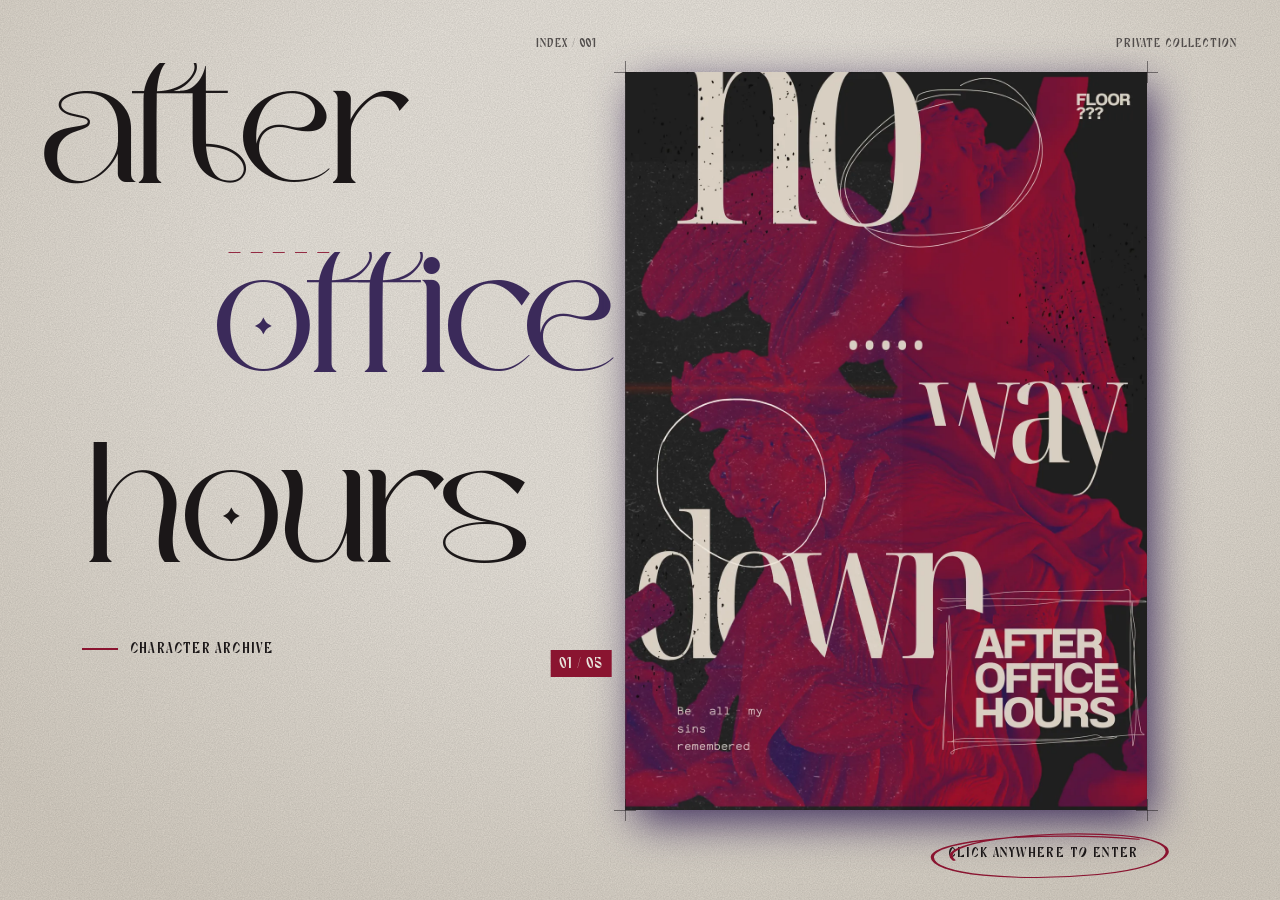
<file: index.html>
<!DOCTYPE html>
<html lang="en">
  <head>
    <meta charset="UTF-8" />
    <meta name="viewport" content="width=device-width, initial-scale=1.0, viewport-fit=cover" />
    <meta name="theme-color" content="#e9e4dc" />
    <meta
      name="description"
      content="After Office Hours — private character archive. Enter to browse the orbital stand and dossiers."
    />
    <meta property="og:type" content="website" />
    <meta property="og:title" content="After Office Hours" />
    <meta
      property="og:description"
      content="Private character archive — enter to browse the orbital stand and dossiers."
    />
    <title>After Office Hours</title>
    <link rel="icon" href="assets/favicon/favicon.ico" sizes="any" />
    <link rel="apple-touch-icon" href="assets/favicon/apple-touch-icon.png" />
    <link rel="preload" href="assets/fonts/calora.woff2" as="font" type="font/woff2" crossorigin />
    <link rel="preload" href="assets/fonts/gaibo.woff2" as="font" type="font/woff2" crossorigin />
    <link
      rel="preload"
      href="assets/images/introforoc.webp"
      as="image"
      type="image/webp"
      fetchpriority="high"
    />
    <link rel="stylesheet" href="css/tokens.css" />
    <link rel="stylesheet" href="css/base.css" />
    <link rel="stylesheet" href="css/scribble.css" />
    <link rel="stylesheet" href="css/intro.css" />
  </head>
  <body class="intro-page">
    <main class="intro" id="intro" tabindex="0" aria-label="After Office Hours — enter archive">
      <div class="wall" aria-hidden="true"></div>
      <div class="page-frame" aria-hidden="true"></div>
      <div class="corner corner-tl" aria-hidden="true"></div>
      <div class="corner corner-tr" aria-hidden="true"></div>
      <div class="corner corner-bl" aria-hidden="true"></div>
      <div class="corner corner-br" aria-hidden="true"></div>

      <header class="brand-mark">
        <h1 class="title">
          <span class="t-line"><span>AFTER</span></span>
          <span class="t-line"><span>OFFICE</span></span>
          <span class="t-line"><span>HOURS</span></span>
        </h1>
        <p class="subtitle">Character Archive</p>
      </header>

      <div class="side-line left" aria-hidden="true"></div>
      <div class="side-line right" aria-hidden="true"></div>

      <div class="art-frame">
        <div class="artwork">
          <img
            src="assets/images/introforoc.webp"
            alt="After Office Hours"
            width="1200"
            height="1698"
            fetchpriority="high"
            decoding="async"
          />
        </div>
        <div class="cross cross-one" aria-hidden="true"></div>
        <div class="cross cross-two" aria-hidden="true"></div>
        <div class="cross cross-three" aria-hidden="true"></div>
        <div class="cross cross-four" aria-hidden="true"></div>
        <div class="micro micro-four" aria-hidden="true">01 / 05</div>
      </div>

      <div class="micro micro-one" aria-hidden="true">INDEX / 001</div>
      <div class="micro micro-two" aria-hidden="true">PRIVATE COLLECTION</div>
      <div class="micro micro-three" aria-hidden="true">— — — — —</div>

      <div class="bottom-dash" aria-hidden="true"></div>
      <div class="enter">
        <span class="enter-text">CLICK ANYWHERE TO ENTER</span>
        <svg class="scribble" viewBox="0 0 200 120" preserveAspectRatio="none" aria-hidden="true" focusable="false"><path pathLength="1" d="M34 74C18 40 92 8 158 22C206 33 204 86 140 104C80 120 16 104 18 66C20 32 98 12 170 30"/></svg>
      </div>
    </main>

    <script src="js/intro.bundle.js"></script>
    <script>initIntro(document.getElementById("intro"));</script>
  </body>
</html>
</file>
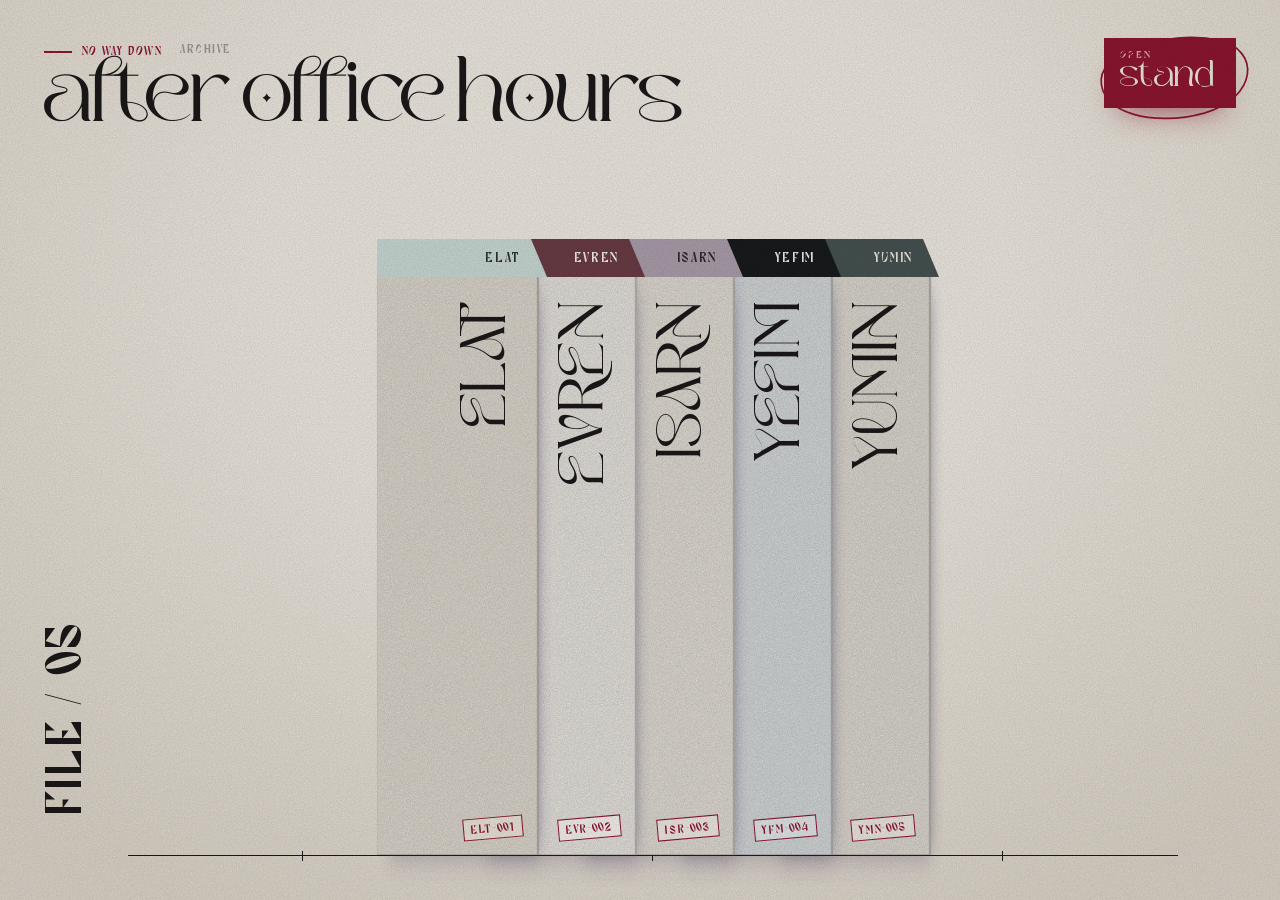
<file: files/index.html>
<!doctype html>
<html lang="en">
<head>
<meta charset="UTF-8">
<meta name="viewport" content="width=device-width, initial-scale=1.0, viewport-fit=cover">
<meta name="theme-color" content="#e9e4dc">
<title>NO WAY DOWN AFTER OFFICE HOURS</title>
<link rel="icon" href="../assets/favicon/favicon.ico" sizes="any">
<link rel="preload" href="../assets/fonts/calora.woff2" as="font" type="font/woff2" crossorigin>
<link rel="preload" href="../assets/fonts/gaibo.woff2" as="font" type="font/woff2" crossorigin>
<link rel="stylesheet" href="../css/tokens.css">
<link rel="stylesheet" href="../css/scribble.css">
<link rel="stylesheet" href="style.css">
<link rel="stylesheet" href="../css/switch.css">
<script>document.documentElement.classList.toggle('touch-ui', window.matchMedia('(hover: none), (max-width: 900px)').matches)</script>
</head>
<body>
<div id="app">
<canvas id="ambientCanvas" aria-hidden="true"></canvas>
<div class="vignette" aria-hidden="true"></div>
<div class="grain-overlay" aria-hidden="true"></div>

<main class="archive-stage">
  <div class="stage-glow" aria-hidden="true"></div>
  <header class="stage-mast">
    <p class="stage-kicker">NO WAY DOWN</p>
    <h1 class="stage-title">AFTER OFFICE HOURS</h1>
    <div class="stage-ornament" aria-hidden="true"><i></i><span>ARCHIVE</span><i></i></div>
  </header>
  <div class="stage-rule" aria-hidden="true">FILE / 05</div>
  <a class="mode-switch mode-switch--orbit" href="../archive.html" aria-label="Back to orbital stand">
    <span class="mode-switch-kicker">OPEN</span>
    <span class="mode-switch-label">STAND</span>
    <svg class="scribble" viewBox="0 0 200 120" preserveAspectRatio="none" aria-hidden="true" focusable="false"><path pathLength="1" d="M34 74C18 40 92 8 158 22C206 33 204 86 140 104C80 120 16 104 18 66C20 32 98 12 170 30"/></svg>
  </a>
  <div class="folder-stack" id="folderStack"></div>
  <div class="stage-floor" aria-hidden="true"><span></span><span></span><span></span></div>
</main>

<div class="mood-overlay" id="moodOverlay" aria-hidden="true">
  <div class="mood-backdrop" id="moodBackdrop"></div>
  <div class="mood-window" id="moodWindow" role="dialog" aria-modal="true" aria-label="Character mood board">
    <div class="mood-window-inner" id="moodContent"></div>
    <button class="mood-close" id="moodClose" aria-label="Close mood board"><span class="close-label"></span><span class="close-x">×</span></button>
  </div>
</div>
</div>
<script src="vendor/gsap.min.js"></script>
<script src="main.js"></script>
</body>
</html>
</file>
<file: css/tokens.css>
/* =========================================================
   AFTER OFFICE HOURS — RELIQUARY
   The poster's world, extended: plaster, ink, statue crimson,
   bruised violet. Two typefaces only — the project's own.
   ========================================================= */

:root {
  /* ----- Palette ----- */
  --plaster: #e9e4dc;      /* the wall, the paper */
  --plaster-2: #ddd6cb;    /* a recess in the wall (niches) */
  --plaster-3: #cfc7ba;    /* deep recess, shadowed plaster */
  --ink: #1b1718;          /* type, silhouettes */
  --crimson: #8a1430;      /* the statue — selection, seals */
  --violet: #3b2a5a;       /* the bruise — depth, secondary marks */
  --ash: #9a918a;          /* captions, quiet rules */

  --ink-70: color-mix(in srgb, var(--ink) 70%, transparent);
  --ink-50: color-mix(in srgb, var(--ink) 50%, transparent);
  --ink-25: color-mix(in srgb, var(--ink) 25%, transparent);
  --ink-12: color-mix(in srgb, var(--ink) 12%, transparent);

  /* Aliases kept for any older rule that still names them */
  --graphite: var(--ink);
  --paper: var(--plaster);
  --oxblood: var(--crimson);
  --oxblood-hi: #a51c3c;

  /* Compatibility names still read by a few rules and the orbit/dossier scripts. */
  --concrete: var(--plaster-2);
  --concrete-hi: var(--plaster-2);
  --concrete-lo: var(--plaster-3);
  --steel: var(--ink);
  --steel-hi: #2a2426;
  --ink-30: color-mix(in srgb, var(--ink) 30%, transparent);
  --ink-15: color-mix(in srgb, var(--ink) 15%, transparent);
  --ink-08: color-mix(in srgb, var(--ink) 8%, transparent);
  --w-compressed: 62;
  --w-condensed: 75;
  --w-normal: 100;
  --w-extended: 125;
  --fs-label: 12px;
  --fs-body-sm: 13px;
  --fs-body-md: 16px;
  --fs-body-lg: 17px;
  --fs-body-xl: 18px;
  --dossier-close: 56px;
  --dossier-close-sm: 48px;
  --dossier-close-xs: 44px;
  --frame-inset-right: max(10px, var(--safe-right));
  --frame-inset-bottom: max(10px, var(--safe-bottom));

  /* ----- Type -----
     Calora: inscriptions (title, names). Has no digits.
     Gaibo:  condensed grotesk — labels, numbers, captions, controls.
     Reading text (lore, descriptions) uses the system serif:
     Gaibo is too tight for paragraphs, and a system face costs nothing. */
  --font-name: "Calora", Georgia, serif;
  --font-label: "Gaibo", "Arial Narrow", sans-serif;
  --font-read: "Iowan Old Style", "Palatino Linotype", Palatino, Georgia, serif;

  --font-display: var(--font-label);
  --font-body: var(--font-read);
  --font-mono: var(--font-label);

  --fs-micro: 11px;
  --fs-caption: 12px;
  --fs-small: 13px;
  --fs-body: 16px;
  --fs-read: 17px;

  /* ----- Space ----- */
  --space-1: 4px;
  --space-2: 8px;
  --space-3: 12px;
  --space-4: 16px;
  --space-5: 24px;
  --space-6: 32px;
  --space-7: 48px;
  --space-8: 72px;
  --gutter: clamp(18px, 3.4vw, 48px);

  /* Breakpoints — @media can't use custom props; keep literals in sync:
     600 / 900, short 520. Orbit JS reads these two. */
  --bp-phone: 600px;
  --bp-tablet: 900px;

  --safe-top: env(safe-area-inset-top, 0px);
  --safe-right: env(safe-area-inset-right, 0px);
  --safe-bottom: env(safe-area-inset-bottom, 0px);
  --safe-left: env(safe-area-inset-left, 0px);
  --edge-top: max(var(--gutter), var(--safe-top));
  --edge-bottom: max(var(--gutter), var(--safe-bottom));

  /* Orbit: nameplate hang under the figures — JS reads this. */
  --nameplate-clearance: 72px;

  --z-bg: 0;
  --z-stand: 10;
  --z-chrome: 20;
  --z-switch: 32;
  --z-dossier: 50;

  /* ----- Motion -----
     Slow to arrive, quiet to leave. One gesture: the hand-drawn circle. */
  --ease-out: cubic-bezier(0.16, 1, 0.3, 1);
  --ease-slab: cubic-bezier(0.7, 0, 0.2, 1);
  --ease-cut: cubic-bezier(0.5, 0, 0.1, 1);
  --duration-fast: 220ms;
  --duration-leave: 700ms;
  --draw: 0.9s;

  /* Plaster grain */
  --grain: url("data:image/svg+xml,%3Csvg viewBox='0 0 240 240' xmlns='http://www.w3.org/2000/svg'%3E%3Cfilter id='n'%3E%3CfeTurbulence type='fractalNoise' baseFrequency='0.85' numOctaves='3' stitchTiles='stitch'/%3E%3CfeColorMatrix values='0 0 0 0 0  0 0 0 0 0  0 0 0 0 0  0 0 0 0.5 0'/%3E%3C/filter%3E%3Crect width='100%25' height='100%25' filter='url(%23n)'/%3E%3C/svg%3E");
}

@font-face {
  font-family: "Calora";
  src: url("[data-uri]") format("woff2");
  font-weight: 400;
  font-style: normal;
  font-display: swap;
}

@font-face {
  font-family: "Gaibo";
  src: url("[data-uri]") format("woff2");
  font-weight: 400;
  font-style: normal;
  font-display: swap;
}

@media (prefers-reduced-motion: reduce) {
  :root {
    --duration-fast: 1ms;
    --duration-leave: 1ms;
    --draw: 1ms;
  }
}
</file>
<file: css/base.css>
*,
*::before,
*::after {
  box-sizing: border-box;
}

html,
body {
  margin: 0;
  width: 100%;
  height: 100%;
  /* svh stays stable when mobile browser chrome shows/hides (dvh would reflow the stage). */
  height: 100svh;
  overflow: hidden;
  overscroll-behavior: none;
  touch-action: manipulation;
}

body {
  position: fixed;
  inset: 0;
  font-family: var(--font-read);
  font-kerning: normal;
  color: var(--ink);
  background: var(--plaster);
  -webkit-font-smoothing: antialiased;
  text-rendering: optimizeLegibility;
}

/* The wall: plaster with grain and a soft fall-off toward the edges,
   as if lit from a single high window. */
.wall {
  position: absolute;
  inset: 0;
  z-index: var(--z-bg);
  pointer-events: none;
  background:
    radial-gradient(ellipse 70% 80% at 50% 30%, transparent 40%, color-mix(in srgb, var(--plaster-3) 70%, transparent) 100%),
    var(--plaster);
}

.wall::after {
  content: "";
  position: absolute;
  inset: 0;
  background-image: var(--grain);
  background-size: 240px;
  opacity: 0.28;
  mix-blend-mode: multiply;
}

img {
  display: block;
  max-width: 100%;
}

button {
  font: inherit;
  color: inherit;
  background: none;
  border: 0;
  padding: 0;
  cursor: pointer;
}

:focus-visible {
  outline: 2px solid var(--crimson);
  outline-offset: 4px;
}

.visually-hidden {
  position: absolute;
  width: 1px;
  height: 1px;
  padding: 0;
  margin: -1px;
  overflow: hidden;
  clip: rect(0, 0, 0, 0);
  white-space: nowrap;
  border: 0;
}

/* Frame and corners: retired. The wall has no border. */
.page-frame,
.corner {
  display: none;
}

/* Archive arrival: one quiet fade, the room settling */
@media (prefers-reduced-motion: no-preference) {
  .archive {
    animation: settleIn 1s var(--ease-out) both;
  }
}

@keyframes settleIn {
  from { opacity: 0; }
  to { opacity: 1; }
}

@media (prefers-reduced-motion: reduce) {
  *,
  *::before,
  *::after {
    scroll-behavior: auto !important;
    animation-duration: 0.01ms !important;
    animation-iteration-count: 1 !important;
    transition-duration: 0.01ms !important;
  }
}
</file>
<file: css/scribble.css>
/* =========================================================
   THE SCRIBBLE — the site's one gesture.
   A pen circle like the ones on the poster, drawn around
   whatever is "this one": the figure at the front, the file
   pulled out, the control under the hand. Erases quickly.

   Markup (decorative):
   <svg class="scribble" viewBox="0 0 200 120" preserveAspectRatio="none"
        aria-hidden="true" focusable="false">
     <path pathLength="1" d="M34 74C18 40 92 8 158 22C206 33 204 86 140 104C80 120 16 104 18 66C20 32 98 12 170 30"/>
   </svg>
   Draw it by adding .is-marked to its parent (or via the
   component's own hover/active rules).
   ========================================================= */

.scribble {
  position: absolute;
  left: -16%;
  top: -34%;
  width: 132%;
  height: 168%;
  overflow: visible;
  pointer-events: none;
  z-index: 3;
}

.scribble path {
  fill: none;
  stroke: var(--crimson);
  stroke-width: 2.4;
  stroke-linecap: round;
  stroke-linejoin: round;
  stroke-dasharray: 1;
  stroke-dashoffset: 1;
  /* erase: quick */
  transition: stroke-dashoffset 0.3s var(--ease-cut);
}

.is-marked > .scribble path {
  stroke-dashoffset: 0;
  /* draw: like a hand, slow at the end */
  transition: stroke-dashoffset var(--draw) var(--ease-out) 0.08s;
}

@media (prefers-reduced-motion: reduce) {
  .scribble path,
  .is-marked > .scribble path {
    transition: none;
  }
}
</file>
<file: css/intro.css>
/* =========================================================
   INTRO — the poster, extended onto the wall.
   The title is scattered like the poster's own "no / way / down":
   three words at three heights, set in Calora lowercase.
   One moment on arrival: words rise, poster settles, the pen
   circles the way in.
   ========================================================= */

body.intro-page {
  cursor: pointer;
}

.intro {
  --word: min(14.5vw, 26vh);
  --poster-h: min(82vh, 82svh);
  --poster-w: calc(var(--poster-h) * 1200 / 1698);
  --poster-right: calc(var(--gutter) + 7vw);
  --mx: 0;
  --my: 0;
  position: relative;
  width: 100%;
  height: 100%;
  overflow: hidden;
  isolation: isolate;
  outline: none;
}

/* ----- The scattered title ----- */

.brand-mark {
  position: absolute;
  inset: 0;
  z-index: 2;
  pointer-events: none;
  translate: calc(var(--mx) * -8px) calc(var(--my) * -5px);
  transition: translate 1.4s var(--ease-out);
}

.brand-mark .title {
  margin: 0;
  font-family: var(--font-name);
  font-weight: 400;
  font-size: var(--word);
  line-height: 0.8;
  letter-spacing: -0.02em;
  color: var(--ink);
  /* the poster speaks in lowercase; so does the wall */
  text-transform: lowercase;
}

.t-line {
  position: absolute;
  display: block;
  overflow: hidden;
  padding: 0.06em 0.04em 0.12em;
}

.t-line > span {
  display: block;
}

.t-line:nth-child(1) {
  left: calc(var(--gutter) - 0.04em);
  top: 7vh;
}

.t-line:nth-child(2) {
  left: calc(var(--gutter) + 13vw);
  top: calc(7vh + var(--word) * 1.02);
  color: var(--violet);
}

.t-line:nth-child(3) {
  left: calc(var(--gutter) + 3vw);
  top: calc(7vh + var(--word) * 2.04);
}

/* Caption under the last word: what this place is */
.brand-mark .subtitle {
  position: absolute;
  left: calc(var(--gutter) + 3vw);
  top: calc(7vh + var(--word) * 3.12);
  display: flex;
  align-items: center;
  gap: 12px;
  margin: 0;
  font-family: var(--font-label);
  font-size: 15px;
  letter-spacing: 0.08em;
  text-transform: uppercase;
  color: var(--ink);
}

.brand-mark .subtitle::before {
  content: "";
  width: 36px;
  height: 2px;
  background: var(--crimson);
}

/* ----- Poster, hung on the wall ----- */

.art-frame {
  position: absolute;
  z-index: 3;
  right: var(--poster-right);
  top: 50%;
  width: var(--poster-w);
  height: var(--poster-h);
  margin-top: calc(var(--poster-h) / -2 - 1vh);
  translate: calc(var(--mx) * 10px) calc(var(--my) * 7px);
  transition: translate 1.4s var(--ease-out);
}

/* Contact shadow: paper resting a breath away from the plaster */
.art-frame::before {
  content: "";
  position: absolute;
  inset: 2% -1% -1.5% 2%;
  background: var(--violet);
  opacity: 0.22;
  filter: blur(22px);
  z-index: -1;
}

.artwork {
  position: relative;
  width: 100%;
  height: 100%;
  overflow: hidden;
  background: var(--ink);
}

.artwork img {
  display: block;
  width: 100%;
  height: 100%;
  object-fit: cover;
}

/* Crop marks */
.cross {
  position: absolute;
  width: 22px;
  height: 22px;
  pointer-events: none;
}

.cross::before,
.cross::after {
  content: "";
  position: absolute;
  background: var(--ink-50);
}

.cross::before { left: 0; right: 0; top: 50%; height: 1px; }
.cross::after { top: 0; bottom: 0; left: 50%; width: 1px; }

.cross-one { top: -11px; left: -11px; }
.cross-two { top: -11px; right: -11px; }
.cross-three { bottom: -11px; left: -11px; }
.cross-four { bottom: -11px; right: -11px; }

/* ----- Labels: the poster's small type, carried onto the wall ----- */

.micro {
  position: absolute;
  z-index: 4;
  font-family: var(--font-label);
  font-size: var(--fs-caption);
  letter-spacing: 0.08em;
  color: var(--ink-70);
  pointer-events: none;
  white-space: nowrap;
}

.micro-one {
  top: calc(var(--edge-top) - 6px);
  right: calc(var(--poster-right) + var(--poster-w) + 28px);
}

.micro-two {
  top: calc(var(--edge-top) - 6px);
  right: var(--gutter);
}

/* The poster's "....." becomes a crimson pause between words */
.micro-three {
  left: calc(var(--gutter) + 13vw + var(--word) * 0.1);
  top: calc(7vh + var(--word) * 0.98);
  color: var(--crimson);
  letter-spacing: 0.3em;
}

/* Floor tag hung off the poster's lower-left edge, like "FLOOR ???" */
.micro-four {
  left: -14px;
  bottom: 18%;
  translate: -100% 0;
  padding: 7px 8px 6px;
  background: var(--crimson);
  color: var(--plaster);
  font-size: 15px;
  letter-spacing: 0.06em;
}

.side-line,
.bottom-dash {
  display: none;
}

/* ----- The way in ----- */

.enter {
  position: absolute;
  right: calc(var(--poster-right) + 4px);
  bottom: calc(var(--edge-bottom) - 10px);
  z-index: 5;
  padding: 6px 4px;
  font-family: var(--font-label);
  font-size: 14px;
  letter-spacing: 0.1em;
  color: var(--ink);
  white-space: nowrap;
  pointer-events: none;
}

.enter .scribble {
  left: -18%;
  top: -60%;
  width: 136%;
  height: 220%;
}

.intro:focus-visible .enter-text {
  text-decoration: underline;
  text-decoration-color: var(--crimson);
  text-underline-offset: 6px;
}

/* ----- Arrival ----- */

@media (prefers-reduced-motion: no-preference) {
  .t-line > span {
    animation: rise 1.2s var(--ease-slab) both;
  }

  .t-line:nth-child(1) > span { animation-delay: 0.1s; }
  .t-line:nth-child(2) > span { animation-delay: 0.32s; }
  .t-line:nth-child(3) > span { animation-delay: 0.54s; }

  .artwork {
    animation: unveil 1.4s var(--ease-slab) 0.3s both;
  }

  .artwork img {
    animation: settle 2.2s var(--ease-out) 0.3s both;
  }

  .micro,
  .brand-mark .subtitle,
  .cross,
  .art-frame::before {
    animation: fadeIn 0.9s ease 1.3s both;
  }

  .enter-text {
    animation: fadeIn 0.8s ease 1.6s both;
  }

  /* The pen circles the way in once, and the mark stays */
  .enter .scribble path {
    animation: drawOnce 1.1s var(--ease-out) 2s both;
  }
}

@media (prefers-reduced-motion: reduce) {
  .enter .scribble path {
    stroke-dashoffset: 0;
  }
}

@keyframes rise {
  from { transform: translateY(105%); }
  to { transform: translateY(0); }
}

@keyframes unveil {
  from { clip-path: inset(0 0 100% 0); }
  to { clip-path: inset(0 0 0 0); }
}

@keyframes settle {
  from { transform: scale(1.1); }
  to { transform: scale(1); }
}

@keyframes fadeIn {
  from { opacity: 0; }
  to { opacity: 1; }
}

@keyframes drawOnce {
  from { stroke-dashoffset: 1; }
  to { stroke-dashoffset: 0; }
}

/* ----- Leaving: words sink, poster lifts away ----- */

.intro.is-leaving {
  pointer-events: none;
}

@media (prefers-reduced-motion: no-preference) {
  .intro.is-leaving .t-line > span {
    animation: none;
    transform: translateY(-105%);
    transition: transform 0.65s var(--ease-slab);
  }

  .intro.is-leaving .t-line:nth-child(2) > span { transition-delay: 0.05s; }
  .intro.is-leaving .t-line:nth-child(3) > span { transition-delay: 0.1s; }

  .intro.is-leaving .artwork {
    animation: none;
    clip-path: inset(0 0 100% 0);
    transition: clip-path 0.65s var(--ease-slab);
  }

  .intro.is-leaving .micro,
  .intro.is-leaving .enter,
  .intro.is-leaving .subtitle,
  .intro.is-leaving .cross,
  .intro.is-leaving .art-frame::before {
    animation: none;
    opacity: 0;
    transition: opacity 0.3s ease;
  }
}

/* ----- Tablet / phone: words stacked above the poster ----- */

@media (max-width: 900px) {
  .intro {
    --word: min(21vw, 15vh);
    --poster-h: min(50svh, 118vw);
    --poster-right: var(--gutter);
  }

  .t-line:nth-child(1) { top: calc(var(--edge-top) + 22px); }
  .t-line:nth-child(2) { top: calc(var(--edge-top) + 22px + var(--word) * 0.94); left: calc(var(--gutter) + 18vw); }
  .t-line:nth-child(3) { top: calc(var(--edge-top) + 22px + var(--word) * 1.88); left: calc(var(--gutter) + 5vw); }

  .micro-three {
    left: calc(var(--gutter) + 2vw);
    top: calc(var(--edge-top) + 22px + var(--word) * 1.2);
  }

  .brand-mark .subtitle {
    top: auto;
    left: var(--gutter);
    bottom: calc(var(--edge-bottom) + 30px);
    font-size: 13px;
  }

  .art-frame {
    top: auto;
    margin-top: 0;
    bottom: calc(var(--edge-bottom) + 72px);
  }

  .micro-four {
    font-size: 13px;
  }

  .micro-one {
    right: auto;
    left: var(--gutter);
  }

  .enter {
    right: auto;
    left: calc(var(--gutter) + 4px);
    bottom: calc(var(--edge-bottom) - 8px);
    font-size: 13px;
  }

  .enter .scribble {
    left: -10%;
    width: 120%;
  }
}

@media (max-width: 600px) {
  .micro-two {
    display: none;
  }
}

/* Short landscape phones: words left, poster right */
@media (max-height: 520px) and (orientation: landscape) {
  .intro {
    --word: 21vh;
    --poster-h: 80svh;
    --poster-right: calc(var(--gutter) + 6vw);
  }

  .t-line:nth-child(1) { top: 8vh; }
  .t-line:nth-child(2) { top: calc(8vh + var(--word) * 0.98); left: calc(var(--gutter) + 9vw); }
  .t-line:nth-child(3) { top: calc(8vh + var(--word) * 1.96); left: calc(var(--gutter) + 2vw); }

  .brand-mark .subtitle {
    top: auto;
    bottom: 10vh;
    left: var(--gutter);
  }

  .art-frame {
    top: 50%;
    bottom: auto;
    margin-top: calc(var(--poster-h) / -2);
  }

  .micro-one,
  .micro-three {
    display: none;
  }

  .enter {
    left: auto;
    right: calc(var(--poster-right) + 4px);
    bottom: 4px;
  }
}
</file>
<file: files/style.css>
/* =========================================================
   FILE CABINET — the reliquary's drawer.
   Folders are tall plaster tablets standing in a row, each
   with its index tab and a crimson seal. The one under the
   hand slides out and its tab is circled in pen.

   Structural rules (marked ▲) are what files/main.js and GSAP
   rely on: folder widths, the surface that scales on X, the
   chrome layer, the peek reveal, and the overlay. Change the
   look freely; keep those.
   ========================================================= */

*, *::before, *::after { box-sizing: border-box; margin: 0; padding: 0; }

:root {
  --folder-base: clamp(150px, 12.5vw, 190px);
  --folder-expand: clamp(360px, 32vw, 470px);
  --folder-overlap: 62px;
  --tab-h: 38px;
}

html, body {
  height: 100%;
  overflow: hidden;
  background: var(--plaster);
  color: var(--ink);
  font-family: var(--font-read);
  -webkit-font-smoothing: antialiased;
}

html.touch-ui {
  --folder-base: min(26vw, 104px);
  --folder-expand: 100%;
}

#app {
  position: relative;
  width: 100vw;
  height: 100vh;
  overflow: hidden;
  background:
    radial-gradient(ellipse 70% 80% at 50% 30%, transparent 40%, color-mix(in srgb, var(--plaster-3) 70%, transparent) 100%),
    var(--plaster);
}

/* Ambient layers: the dust canvas and old glow are retired; grain stays */
#ambientCanvas,
.vignette,
.stage-glow {
  display: none;
}

.grain-overlay {
  position: fixed;
  inset: 0;
  z-index: 9998;
  pointer-events: none;
  background-image: var(--grain);
  background-size: 240px;
  opacity: 0.28;
  mix-blend-mode: multiply;
}

/* =========================================================
   ROOM
   ========================================================= */

.archive-stage {
  position: absolute;
  inset: 0;
  z-index: 1;
  display: flex;
  flex-direction: column;
  align-items: center;
  justify-content: flex-end;
  padding: 0 clamp(4rem, 8vw, 8rem) var(--edge-bottom) clamp(5rem, 10vw, 10rem);
  perspective: 1600px; /* ▲ folder tilt */
}

/* Inscription across the top, like the intro's scattered words */
.stage-mast {
  position: absolute;
  top: var(--edge-top);
  left: var(--gutter);
  right: calc(var(--gutter) + 190px);
  z-index: 2;
  display: grid;
  grid-template-columns: auto auto 1fr;
  align-items: baseline;
  column-gap: 18px;
  pointer-events: none;
}

.stage-kicker {
  grid-column: 1;
  grid-row: 1;
  display: flex;
  align-items: center;
  gap: 10px;
  font-family: var(--font-label);
  font-size: var(--fs-caption);
  letter-spacing: 0.12em;
  color: var(--crimson);
}

.stage-kicker::before {
  content: "";
  width: 28px;
  height: 2px;
  background: var(--crimson);
}

.stage-ornament {
  grid-column: 2;
  grid-row: 1;
  display: flex;
}

.stage-ornament i {
  display: none;
}

.stage-ornament span {
  font-family: var(--font-label);
  font-size: var(--fs-caption);
  letter-spacing: 0.12em;
  color: var(--ash);
}

.stage-title {
  grid-column: 1 / -1;
  grid-row: 2;
  margin-top: 6px;
  font-family: var(--font-name);
  font-weight: 400;
  font-size: clamp(48px, 7.4vw, 118px);
  line-height: 0.86;
  letter-spacing: -0.02em;
  text-transform: lowercase;
  color: var(--ink);
  white-space: nowrap;
}

.stage-sub,
.stage-hint {
  display: none;
}

/* The drawer's count, set vertically on the left wall */
.stage-rule {
  position: absolute;
  left: calc(var(--gutter) - 2px);
  bottom: calc(var(--edge-bottom) + 40px);
  font-family: var(--font-label);
  font-size: clamp(30px, 4vw, 52px);
  line-height: 1;
  letter-spacing: 0.04em;
  color: var(--ink);
  writing-mode: vertical-rl;
  transform: rotate(180deg);
}

/* The shelf the tablets stand on */
.stage-floor {
  align-self: stretch;
  height: 1px;
  margin-top: 0;
  display: flex;
  justify-content: space-around;
  background: var(--ink);
  pointer-events: none;
}

.stage-floor span {
  width: 1px;
  height: 10px;
  margin-top: -4.5px;
  background: var(--ink);
}

/* =========================================================
   FOLDERS  (▲ = mechanics)
   ========================================================= */

.folder-stack {
  position: relative;
  display: flex;                         /* ▲ */
  align-items: stretch;                  /* ▲ */
  height: min(calc(100% - 15rem), 620px);
  transform: translateZ(0);
  transform-style: preserve-3d;          /* ▲ */
}

.folder {
  position: relative;
  flex-shrink: 0;                        /* ▲ */
  width: var(--folder-base);             /* ▲ */
  height: 100%;
  margin-left: calc(var(--folder-overlap) * -1); /* ▲ overlap */
  cursor: pointer;
  transform-style: preserve-3d;          /* ▲ */
  will-change: transform;
  contain: layout style;
  overflow: visible;
  translate: 0 0;
  transition: translate 0.55s var(--ease-out);
}

.folder:first-child { margin-left: 0; }

/* Pulled out: the tablet rises from the shelf */
.folder--expanded { z-index: 80 !important; translate: 0 -16px; } /* ▲ z beats inline */
.folder--active { z-index: 90 !important; }                       /* ▲ */

.folder:focus-visible { outline: none; }

.folder-slot {
  position: relative;
  width: 100%;
  height: 100%;
  overflow: visible;
}

.folder-surface {
  position: absolute;                    /* ▲ GSAP scales this on X */
  top: 0;
  left: 0;
  width: var(--folder-expand);
  height: 100%;
  transform-origin: left center;
  will-change: transform;
  backface-visibility: hidden;
}

.folder-body {
  position: absolute;
  top: calc(var(--tab-h) - 8px);
  left: 0;
  bottom: 0;
  width: var(--folder-expand);
  overflow: hidden;
  background: var(--folder-primary, var(--plaster-2));
  border: 1px solid var(--ink-25);
  /* plaster tablet: a thickness on the right, a cool shadow behind */
  box-shadow:
    6px 0 0 color-mix(in srgb, var(--folder-primary, var(--plaster-2)) 70%, var(--ink)),
    18px 10px 30px -14px color-mix(in srgb, var(--violet) 45%, transparent);
  transition: box-shadow 0.4s ease;
}

.folder--expanded .folder-body {
  box-shadow:
    6px 0 0 color-mix(in srgb, var(--folder-primary, var(--plaster-2)) 70%, var(--ink)),
    26px 22px 40px -16px color-mix(in srgb, var(--violet) 55%, transparent);
}

.folder-body::after {
  content: "";
  position: absolute;
  inset: 0;
  z-index: 1;
  pointer-events: none;
  background-image: var(--grain);
  background-size: 200px;
  opacity: 0.35;
  mix-blend-mode: multiply;
}

.folder-shimmer,
.folder-edge-shadow {
  display: none;
}

.folder-chrome {
  position: absolute;                    /* ▲ unscaled layer over the surface */
  inset: 0;
  z-index: 6;
  pointer-events: none;
}

/* Index tab */
.folder-tab {
  position: absolute;
  top: 0;
  left: 0;
  width: calc(var(--folder-base) + 10px);
  height: var(--tab-h);
  display: flex;
  align-items: center;
  justify-content: flex-end;
  padding: 0 22px 0 12px;
  background: var(--folder-tab, var(--plaster-2));
  color: var(--folder-tab-text, var(--ink));
  clip-path: polygon(0 0, calc(100% - 16px) 0, 100% 100%, 0 100%);
  font-family: var(--font-label);
  font-size: 14px;
  letter-spacing: 0.12em;
  white-space: nowrap;
  z-index: 5;
}

/* The tab's label is circled when its file is pulled out */
.tab-mark {
  position: relative;
  display: inline-block;
  padding: 2px 4px;
}

/* Kept inside the tab: its slanted clip-path would cut anything outside */
.tab-mark .scribble {
  left: -14%;
  top: -24%;
  width: 128%;
  height: 148%;
}

.folder--expanded .tab-mark .scribble path,
.folder--active .tab-mark .scribble path {
  stroke: var(--plaster);
}

.folder--expanded .folder-tab,
.folder--active .folder-tab {
  filter: saturate(1.15) brightness(0.92);
}

.folder--expanded .tab-mark .scribble path,
.folder--active .tab-mark .scribble path,
.folder:focus-visible .tab-mark .scribble path {
  stroke-dashoffset: 0;
  transition: stroke-dashoffset var(--draw) var(--ease-out) 0.1s;
}

/* Character peek: rises from the tablet's base when pulled out (▲ reveal) */
.character-peek {
  position: absolute;
  z-index: 3;
  left: 50%;
  bottom: 0;
  width: 100%;
  height: 92%;
  translate: -50% 0;
  display: flex;
  align-items: flex-end;
  justify-content: center;
  overflow: hidden;
  pointer-events: none;
  clip-path: inset(100% 0 0 0);
  transition: clip-path 0.7s var(--ease-out);
}

.folder--expanded .character-peek {
  clip-path: inset(0 0 0 0);
}

.character-peek img {
  height: 100%;
  width: auto;
  max-width: 92%;
  object-fit: contain;
  object-position: bottom center;
  transform-origin: bottom center;
  will-change: transform;
}

/* Spine: the name stands vertically; a crimson seal at the foot */
.code-content {
  position: absolute;
  inset: 0;
  z-index: 2;
  display: flex;
  flex-direction: column;
  pointer-events: none;
}

.code-graphic {
  flex: 1;
  min-height: 0;
  display: flex;
  align-items: flex-start;
  justify-content: flex-end;
  padding: calc(var(--tab-h) + 22px) 18px 0 0;
  overflow: hidden;
}

.fortune-text {
  writing-mode: vertical-rl;
  transform: rotate(180deg);
  font-family: var(--font-name);
  font-size: clamp(2.6rem, 7.2vh, 4.6rem);
  line-height: 0.82;
  letter-spacing: 0.02em;
  color: var(--ink);
  white-space: nowrap;
  transition: opacity 0.3s ease, transform 0.5s var(--ease-out);
}

/* Pulled out: the name steps aside so the figure owns the tablet */
.folder--expanded .folder-character-name {
  opacity: 0;
  transform: rotate(180deg) translateY(-20px);
}

/* The seal: the file code stamped in crimson */
.code-label {
  position: absolute;
  right: 14px;
  bottom: 16px;
  padding: 5px 7px 4px;
  border: 1.5px solid var(--crimson);
  color: var(--crimson);
  font-family: var(--font-label);
  font-size: 12px;
  letter-spacing: 0.1em;
  transform: rotate(-5deg);
  background: color-mix(in srgb, var(--folder-primary, var(--plaster)) 85%, transparent);
}

.code-edge {
  display: none;
}

/* =========================================================
   MOOD BOARD — the file opened on the reading desk
   ========================================================= */

body.mood-open { overflow: hidden; }

.mood-overlay {
  position: fixed;                       /* ▲ */
  inset: 0;
  z-index: 1000;
  display: grid;
  place-items: center;
  padding: clamp(12px, 2vw, 28px);
  pointer-events: none;
  visibility: hidden;
}

.mood-overlay.is-open {
  pointer-events: auto;
  visibility: visible;
}

.mood-backdrop {
  position: absolute;
  inset: 0;
  background: color-mix(in srgb, var(--violet) 18%, color-mix(in srgb, var(--ink) 66%, transparent));
  opacity: 0;                            /* ▲ GSAP fades this */
}

.mood-window {
  position: relative;
  z-index: 2;
  width: min(1080px, calc(100vw - 48px));
  height: min(760px, calc(100vh - 48px));
  overflow: hidden;
  box-shadow: 0 40px 80px -30px color-mix(in srgb, var(--ink) 75%, transparent);
  will-change: transform, opacity;
  transform: translate3d(0, 0, 0);
  backface-visibility: hidden;
}

.mood-window-inner {
  width: 100%;
  height: 100%;
  overflow: auto;
  scrollbar-width: thin;
  scrollbar-color: var(--ink-25) transparent;
  background: var(--plaster);
}

.mood-close { display: none; }

.mood-board {
  --line: color-mix(in srgb, var(--ink) 14%, transparent);
  --line-strong: color-mix(in srgb, var(--ink) 40%, transparent);
  --bg-secondary: var(--plaster-2);
  position: relative;
  min-height: 100%;
  background: var(--plaster);
  color: var(--ink);
  font-family: var(--font-read);
  overflow: hidden;
  contain: layout style;
}

.mood-bg-texture {
  position: absolute;
  inset: 0;
  z-index: 0;
  pointer-events: none;
  background-image: var(--grain);
  background-size: 240px;
  opacity: 0.25;
  mix-blend-mode: multiply;
}

.mood-bg-accent { display: none; }

/* Running head with the close mark */
.archive-topline {
  position: sticky;
  top: 0;
  z-index: 20;
  height: 52px;
  display: flex;
  align-items: center;
  justify-content: flex-end;
  padding: 0 14px;
  background: color-mix(in srgb, var(--plaster) 94%, transparent);
  border-bottom: 1px solid var(--ink);
}

.archive-close {
  display: flex;
  align-items: center;
  min-height: 44px;
  cursor: pointer;
  color: var(--ink);
}

.archive-close strong {
  display: grid;
  place-items: center;
  width: 38px;
  height: 38px;
  background: var(--crimson);
  color: var(--plaster);
  font: 400 26px/1 var(--font-read); /* Gaibo has no × glyph */
  transition: background 0.25s ease, transform 0.5s var(--ease-out);
}

.archive-close:hover strong,
.archive-close:focus-visible strong {
  background: var(--violet);
  transform: rotate(90deg);
}

/* Canvas */
.mood-canvas {
  position: relative;
  z-index: 2;
  display: grid;
  grid-template-columns: minmax(0, 0.95fr) minmax(280px, 1.05fr);
  grid-template-rows: auto minmax(0, 1fr) auto;
  gap: 0 28px;
  padding: 22px 28px 28px;
  min-height: calc(100% - 52px);
}

.hero-identity {
  grid-column: 1 / -1;
  display: grid;
  grid-template-columns: auto 1fr;
  gap: 22px;
  align-items: end;
  padding-bottom: 18px;
  border-bottom: 1px solid var(--ink);
}

.hero-index {
  font-family: var(--font-label);
  font-size: clamp(3.4rem, 7vw, 5.6rem);
  line-height: 0.8;
  color: var(--crimson);
}

.hero-copy h1 {
  font-family: var(--font-name);
  font-weight: 400;
  font-size: clamp(3.2rem, 7.4vw, 6.4rem);
  line-height: 0.84;
  letter-spacing: -0.01em;
  color: var(--ink);
}

.hero-copy p {
  margin-top: 0.7rem;
  font-family: var(--font-label);
  font-size: var(--fs-caption);
  letter-spacing: 0.12em;
  text-transform: uppercase;
  color: var(--violet);
}

/* Portrait: a plate in a niche */
.portrait-module {
  grid-column: 1;
  grid-row: 2;
  min-height: 0;
  display: flex;
  flex-direction: column;
  padding-top: 22px;
  transform-style: preserve-3d;
}

.portrait-window {
  position: relative;
  flex: 1;
  min-height: 280px;
  max-height: 440px;
  overflow: hidden;
  display: flex;
  align-items: flex-end;
  justify-content: center;
  background: var(--plaster-2);
  box-shadow:
    inset 0 26px 32px -22px color-mix(in srgb, var(--violet) 40%, transparent),
    inset 16px 0 22px -18px color-mix(in srgb, var(--ink) 28%, transparent);
  transform-style: preserve-3d;
}

.portrait-glow,
.portrait-frame-corner {
  display: none;
}

.portrait-window img {
  position: relative;
  z-index: 2;
  height: 94%;
  width: auto;
  max-width: 96%;
  object-fit: contain;
  object-position: center bottom;
  will-change: transform;
  filter: drop-shadow(18px 10px 0 color-mix(in srgb, var(--violet) 18%, transparent));
}

/* Facts: a register */
.facts-module {
  grid-column: 2;
  grid-row: 2 / span 2;
  min-height: 0;
  padding-top: 22px;
}

.fact-list {
  height: 100%;
  border-top: 1px solid var(--ink);
  overflow-y: auto;
  overflow-x: clip;
  scrollbar-width: none;
}

.fact-list::-webkit-scrollbar { display: none; }

.fact-row {
  display: grid;
  grid-template-columns: 40px 1fr;
  gap: 12px;
  padding: 14px 0;
  border-bottom: 1px solid var(--line);
}

.fact-num {
  font-family: var(--font-label);
  font-size: 15px;
  line-height: 1;
  color: var(--crimson);
}

.fact-copy h2 {
  margin-bottom: 8px;
  font-family: var(--font-label);
  font-weight: 400;
  font-size: var(--fs-caption);
  letter-spacing: 0.14em;
  color: var(--ash);
}

/* Entries as plain lines of text — no chips */
.fact-copy ul {
  list-style: none;
  display: flex;
  flex-wrap: wrap;
  gap: 4px 14px;
}

.fact-copy li {
  font-family: var(--font-read);
  font-size: var(--fs-read);
  line-height: 1.4;
  color: var(--ink);
}

.fact-copy li.is-empty,
.mbti-value.is-empty {
  font-family: var(--font-label);
  font-size: var(--fs-caption);
  letter-spacing: 0.12em;
  color: var(--ash);
}

.mbti-value {
  display: inline-block;
  font-family: var(--font-label);
  font-size: clamp(2.2rem, 4.4vw, 3.2rem);
  line-height: 0.9;
  letter-spacing: 0.06em;
  color: var(--violet);
}

.food-pair {
  display: grid;
  grid-template-columns: 1fr 1fr;
  gap: 10px;
}

.food-pair > div {
  padding: 6px 0 6px 12px;
  border-left: 2px solid var(--crimson);
}

.food-pair span {
  display: block;
  margin-bottom: 5px;
  font-family: var(--font-label);
  font-size: var(--fs-micro);
  letter-spacing: 0.12em;
  color: var(--ash);
}

.food-pair strong {
  font-family: var(--font-read);
  font-weight: 400;
  font-size: var(--fs-read);
  overflow-wrap: anywhere;
}

/* Sound: a small ink plate with a crimson key */
.sound-module {
  grid-column: 1;
  grid-row: 3;
  align-self: end;
  padding-top: 14px;
}

.audio-player {
  position: relative;
  display: grid;
  grid-template-columns: 52px 1fr;
  grid-template-rows: 1fr auto;
  column-gap: 14px;
  row-gap: 10px;
  padding: 14px 16px;
  background: var(--ink);
  color: var(--plaster);
}

.audio-top { display: contents; }

.audio-mark,
.audio-empty-mark {
  display: grid;
  place-items: center;
  width: 52px;
  height: 52px;
  background: var(--violet);
  color: var(--plaster);
  font: 400 22px/1 var(--font-label);
}

.audio-mark {
  grid-column: 1;
  grid-row: 1;
  align-self: center;
}

.audio-copy {
  grid-column: 2;
  grid-row: 1;
  align-self: center;
  min-width: 0;
  padding-right: 68px;
  display: grid;
  gap: 4px;
}

.audio-kicker {
  font-family: var(--font-label);
  font-size: var(--fs-micro);
  letter-spacing: 0.12em;
  color: color-mix(in srgb, var(--plaster) 65%, transparent);
}

.audio-copy strong {
  font-family: var(--font-name);
  font-weight: 400;
  font-size: 24px;
  line-height: 1;
  white-space: nowrap;
  overflow: hidden;
  text-overflow: ellipsis;
}

.audio-play {
  position: absolute;
  right: 16px;
  top: 14px;
  width: 52px;
  height: 52px;
  display: grid;
  place-items: center;
  background: var(--crimson);
  color: var(--plaster);
  cursor: pointer;
  transition: background 0.25s ease;
}

.audio-play:hover,
.audio-player.is-playing .audio-play {
  background: var(--oxblood-hi);
}

.audio-play-icon { font-size: 14px; }

.audio-play-label {
  position: absolute;
  bottom: -16px;
  left: 50%;
  translate: -50% 0;
  font-family: var(--font-label);
  font-size: 9px;
  letter-spacing: 0.1em;
  color: color-mix(in srgb, var(--plaster) 70%, transparent);
}

.audio-progress-row {
  grid-column: 1 / -1;
  grid-row: 2;
  display: grid;
  grid-template-columns: 36px 1fr 36px;
  gap: 8px;
  align-items: center;
}

.audio-time {
  font-family: var(--font-label);
  font-size: var(--fs-micro);
  color: color-mix(in srgb, var(--plaster) 65%, transparent);
}

.audio-time:last-child { text-align: right; }

.audio-range {
  width: 100%;
  height: 2px;
  accent-color: var(--crimson);
  cursor: pointer;
}

.audio-wave {
  position: absolute;
  left: 82px;
  right: 82px;
  bottom: 40px;
  height: 14px;
  display: flex;
  gap: 2px;
  align-items: flex-end;
  overflow: hidden;
  opacity: 0.3;
  pointer-events: none;
}

.audio-wave i {
  display: block;
  flex: 1;
  min-width: 2px;
  height: var(--h);
  background: var(--plaster);
  transform-origin: bottom;
}

.audio-player.is-playing .audio-wave i {
  animation: waveBar 0.75s ease-in-out infinite alternate;
  animation-delay: calc(var(--i, 0) * 0.03s);
}

@keyframes waveBar {
  from { transform: scaleY(0.3); }
  to { transform: scaleY(1); }
}

.audio-empty {
  display: flex;
  align-items: center;
  gap: 14px;
  padding: 14px 16px;
  border: 1px solid var(--line-strong);
}

.audio-empty strong {
  font-family: var(--font-label);
  font-weight: 400;
  font-size: 14px;
  letter-spacing: 0.1em;
}

.mood-canvas .hero-copy h1,
.mood-canvas .hero-copy p,
.mood-canvas .fact-copy,
.mood-canvas .mbti-value {
  opacity: 1 !important;      /* ▲ never left hidden by a stale GSAP state */
  visibility: visible !important;
}

/* =========================================================
   ARCHIVE LINK on this page
   ========================================================= */

#app .mode-switch { z-index: 200; }

/* =========================================================
   TOUCH / NARROW  (▲ mechanics: base widths, scroll strip)
   ========================================================= */

html.touch-ui .folder-stack { transform-style: flat; perspective: none; }

html.touch-ui .folder-surface,
html.touch-ui .folder-body {
  width: 100%;
  will-change: auto;
}

html.touch-ui .folder {
  will-change: auto;
  contain: layout;
}

html.touch-ui .character-peek {
  display: none;
}

@media (max-width: 900px) {
  :root {
    --folder-base: min(30vw, 116px);
  }

  html, body, #app {
    width: 100%;
    height: 100dvh;
  }

  body {
    overscroll-behavior: none;
    -webkit-tap-highlight-color: transparent;
  }

  .archive-stage {
    padding: 0 0 max(1rem, env(safe-area-inset-bottom));
    align-items: stretch;
    perspective: none;
  }

  .stage-mast {
    right: calc(var(--gutter) + 120px);
  }

  .stage-title {
    font-size: clamp(42px, 13vw, 72px);
    white-space: normal;
  }

  .stage-rule {
    display: none;
  }

  .folder-stack {
    width: 100%;
    height: min(62dvh, calc(100dvh - 15rem));
    margin-bottom: 1.2rem;
    padding: 1.6rem max(1rem, env(safe-area-inset-right)) 1.4rem max(1rem, env(safe-area-inset-left));
    overflow-x: auto;                    /* ▲ horizontal strip */
    overflow-y: hidden;
    scrollbar-width: none;
    -webkit-overflow-scrolling: touch;
    overscroll-behavior-x: contain;
    scroll-snap-type: x proximity;
    touch-action: pan-x;
    transform: none;
    transform-style: flat;
  }

  .folder-stack::-webkit-scrollbar { display: none; }

  .folder {
    --folder-overlap: 18px;
    scroll-snap-align: center;
    touch-action: pan-x;
    user-select: none;
    -webkit-user-select: none;
  }

  .folder-tab {
    width: calc(100% - 4px);
    font-size: 12px;
    padding-right: 18px;
  }

  .fortune-text {
    font-size: clamp(2.2rem, 7vh, 3.2rem);
  }

  /* Mood board becomes a sheet rising from the bottom (▲ GSAP yPercent) */
  .mood-overlay {
    display: flex;
    align-items: end;
    padding: 0;
  }

  .mood-window {
    width: 100%;
    height: min(96dvh, calc(100dvh - env(safe-area-inset-top)));
    max-height: 100dvh;
    box-shadow: 0 -20px 60px -20px color-mix(in srgb, var(--ink) 70%, transparent);
    will-change: transform;
  }

  .mood-window-inner {
    -webkit-overflow-scrolling: touch;
    overscroll-behavior: contain;
  }

  .mood-board { overflow: visible; }

  .archive-topline {
    height: 54px;
  }

  .mood-canvas {
    grid-template-columns: 1fr;
    grid-template-rows: auto auto auto auto;
    gap: 0;
    padding: 0 0 calc(20px + env(safe-area-inset-bottom));
    min-height: 0;
  }

  .portrait-module {
    grid-column: 1;
    grid-row: 1;
    padding-top: 0;
  }

  .portrait-window {
    height: 54vh;
    min-height: 280px;
    max-height: 58vh;
    flex: none;
  }

  .hero-identity {
    grid-column: 1;
    grid-row: 2;
    padding: 18px 18px 14px;
  }

  .hero-copy h1 {
    font-size: clamp(2.6rem, 13vw, 3.6rem);
  }

  .hero-index {
    font-size: 2.6rem;
  }

  .facts-module {
    grid-column: 1;
    grid-row: 3;
    padding: 6px 18px 0;
  }

  .fact-list {
    overflow: visible;
  }

  .sound-module {
    grid-column: 1;
    grid-row: 4;
    align-self: stretch;
    padding: 14px 18px 0;
  }

  .audio-wave { display: none; }
}

@media (max-width: 680px) {
  .food-pair { grid-template-columns: 1fr; }

  .mood-window {
    height: 100dvh;
  }

  .audio-player {
    grid-template-columns: 48px 1fr auto;
    grid-template-rows: auto auto;
    column-gap: 12px;
  }

  .audio-mark { width: 48px; height: 48px; }

  .audio-copy {
    grid-column: 2;
    padding-right: 0;
  }

  .audio-play {
    position: static;
    grid-column: 3;
    grid-row: 1;
    align-self: center;
    width: 48px;
    height: 48px;
  }

  .audio-play-label { display: none; }

  .audio-progress-row { grid-column: 1 / -1; }

  .audio-range { height: 18px; }
}

@media (max-width: 900px) and (max-height: 480px) and (orientation: landscape) {
  .folder-stack {
    height: min(70dvh, calc(100dvh - 7rem));
  }

  .stage-title {
    font-size: 40px;
  }

  .mood-window {
    height: 100dvh;
  }

  .mood-canvas {
    grid-template-columns: minmax(0, 0.9fr) minmax(0, 1.1fr);
    grid-template-rows: auto minmax(0, 1fr) auto;
    padding: 12px 14px calc(12px + env(safe-area-inset-bottom));
  }

  .hero-identity { grid-column: 1 / -1; grid-row: 1; padding: 0 0 10px; }
  .portrait-module { grid-column: 1; grid-row: 2 / span 2; }
  .facts-module { grid-column: 2; grid-row: 2; padding: 0; }
  .sound-module { grid-column: 2; grid-row: 3; padding-top: 10px; }

  .portrait-window {
    height: auto;
    min-height: 0;
    max-height: none;
    flex: 1;
  }
}

@media (hover: none) {
  .archive-close:hover strong {
    background: var(--crimson);
    transform: none;
  }
}

@media (prefers-reduced-motion: reduce) {
  .folder,
  .character-peek,
  .fortune-text,
  .audio-player.is-playing .audio-wave i {
    transition: none;
    animation: none !important;
  }
}
</file>
<file: css/switch.css>
/* =========================================================
   ARCHIVE LINK — "Open files" / "Open stand".
   A crimson plate in the top-right corner: the one door out
   of the room. The pen circles it once on arrival so it is
   never missed; under the hand, the plate darkens to ink.
   ========================================================= */

.mode-switch {
  position: fixed;
  top: calc(var(--edge-top) - 6px);
  right: var(--gutter);
  z-index: 200;
  display: grid;
  justify-items: start;
  gap: 2px;
  min-width: 132px;
  padding: 12px 22px 14px 16px;
  background: var(--crimson);
  color: var(--plaster);
  text-decoration: none;
  box-shadow: 0 18px 30px -16px color-mix(in srgb, var(--crimson) 70%, transparent);
  transition: background 0.3s ease, transform 0.45s var(--ease-out), box-shadow 0.45s var(--ease-out);
  -webkit-tap-highlight-color: transparent;
}

.mode-switch-kicker {
  font-family: var(--font-label);
  font-size: 11px;
  letter-spacing: 0.16em;
  color: color-mix(in srgb, var(--plaster) 72%, transparent);
}

.mode-switch-label {
  font-family: var(--font-name);
  font-size: 40px;
  line-height: 0.82;
  text-transform: lowercase;
  letter-spacing: -0.01em;
}

/* The pen ring: drawn once after arrival, then it stays */
.mode-switch .scribble {
  left: -14%;
  top: -24%;
  width: 128%;
  height: 150%;
}

.mode-switch .scribble path {
  stroke: var(--crimson);
  stroke-width: 2;
}

@media (prefers-reduced-motion: no-preference) {
  .mode-switch {
    animation: plateIn 0.9s var(--ease-out) 0.5s both;
  }

  .mode-switch .scribble path {
    animation: ringOnce 1.2s var(--ease-out) 1.4s both;
  }
}

@media (prefers-reduced-motion: reduce) {
  .mode-switch .scribble path {
    stroke-dashoffset: 0;
  }
}

@keyframes plateIn {
  from { opacity: 0; transform: translateY(-14px); }
  to { opacity: 1; transform: translateY(0); }
}

@keyframes ringOnce {
  from { stroke-dashoffset: 1; }
  to { stroke-dashoffset: 0; }
}

.mode-switch:hover,
.mode-switch:focus-visible {
  background: var(--ink);
  transform: translateY(-3px);
  box-shadow: 0 24px 34px -16px color-mix(in srgb, var(--ink) 70%, transparent);
}

.mode-switch:focus-visible {
  outline: 2px solid var(--crimson);
  outline-offset: 6px;
}

body:has(.dossier.is-open) .mode-switch,
body.mood-open .mode-switch {
  opacity: 0;
  visibility: hidden;
  pointer-events: none;
}

@media (max-width: 600px) {
  .mode-switch {
    min-width: 0;
    padding: 9px 16px 11px 12px;
  }

  .mode-switch-label {
    font-size: 30px;
  }
}
</file>
